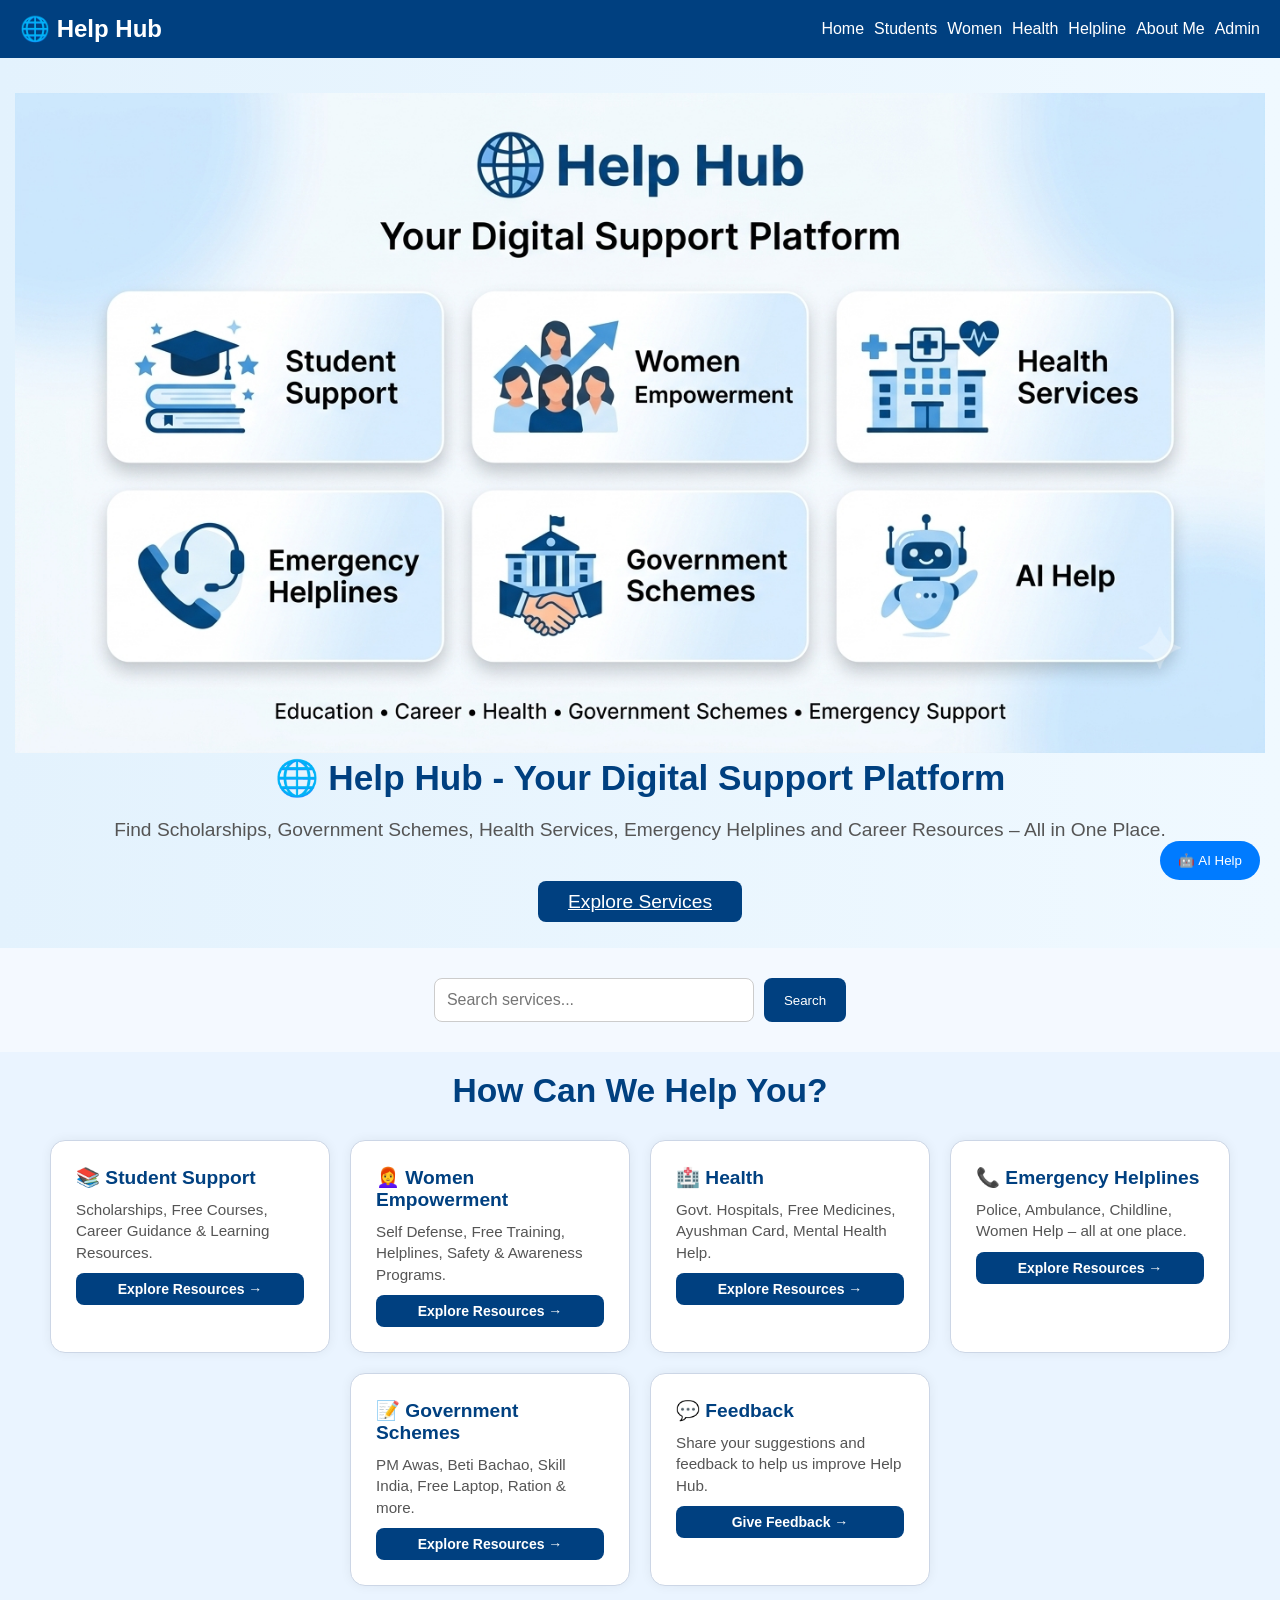
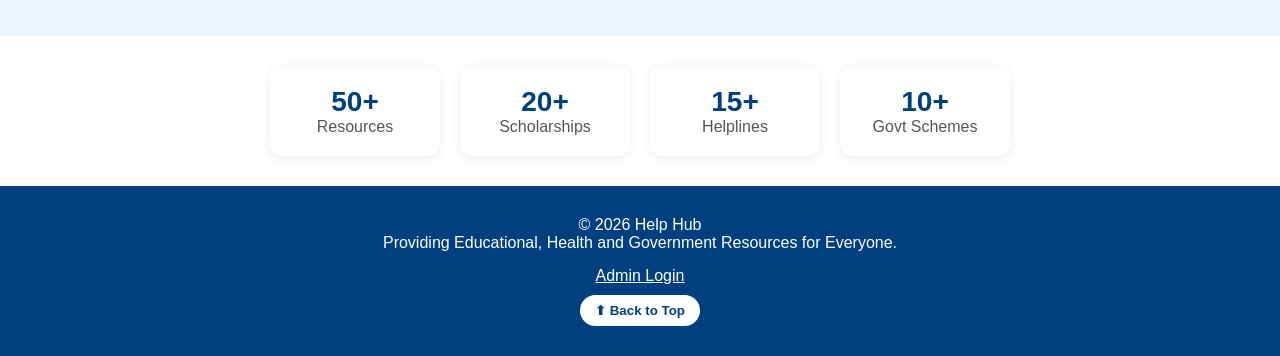
<file: index.html>
<!DOCTYPE html>
<html lang="en">
<head>
  <meta charset="UTF-8" />
  <meta name="viewport" content="width=device-width, initial-scale=1.0" />
  <title>All in One Help</title>
  

  <!-- Favicon -->
  <link rel="icon" href="https://cdn-icons-png.flaticon.com/512/535/535239.png" type="image/png">

  <!-- Meta Description -->
  <meta name="description" content="🌐 SahyogSetu – A unique all-in-one help platform! 🚀 Students, Women, Hospitals & Everyone ke liye ek trusted jagah. यहां आपको मिलेगा: शिक्षा, सुरक्षा, स्वास्थ्य और सपोर्ट ek hi portal par. 💡">

  <!-- Open Graph / Facebook -->
  <meta property="og:title" content="SahyogSetu - Aapka Help & Support Portal">
  <meta property="og:description" content="🌐 Ek hi jagah par Students, Women aur Patients ke liye full help system. शिक्षा से लेकर स्वास्थ्य तक सबकुछ free & trusted! 🚀">
<meta property="og:image" content="https://rekhayogiaidws.github.io/help-hub-/banner.png">
<meta name="twitter:image" content="https://rekhayogiaidws.github.io/help-hub-/banner.png">
  <meta property="og:url" content="https://rekhayogiaidws.github.io/help-hub-/">
  <meta property="og:type" content="website">

  <!-- Twitter -->
  <meta name="twitter:card" content="summary_large_image">
  <meta name="twitter:title" content="SahyogSetu - Aapka Help & Support Portal">
  <meta name="twitter:description" content="🌐 Education, Health, Women Safety & More – सबकुछ ek trusted platform par. 🚀">
  

  <link rel="stylesheet" href="style.css" />
<script src="script.js" defer></script>
</head>
<body>
  <header class="navbar">
    <div class="logo">🌐 Help Hub</div>
    <div class="menu-toggle" onclick="toggleMenu()">☰</div>
    <nav id="nav-links">
      <a href="index.html">Home</a>
      <a href="student.html" target="_self">Students</a>
      <a href="women.html" target="_self">Women </a>
      <a href="hospital.html" target="_self">Health</a>
      <a href="help.html" target="_self">Helpline</a>
      <a href="about.html">About Me</a>
      <a href="login.html">Admin</a>
    </nav>
  </header>

  <section class="hero">
    <img src="banner.png" alt="Help Hub Banner" width="100%">
    <h1>🌐 Help Hub - Your Digital Support Platform</h1>

<p>
  Find Scholarships, Government Schemes, Health Services,
  Emergency Helplines and Career Resources – All in One Place.
</p>
    <div class="hero-buttons">
      <a href="#cards" >Explore Services</a>
      
    </div>
  </section>
  <div class="search-box">
  <input
type="text"
id="searchInput"
placeholder="Search services..."
onkeyup="searchContent()">

  <button onclick="searchContent()">
    Search
  </button>
</div>
<div id="recentVisit"></div>

  <section class="services">
    <h2>How Can We Help You?</h2>
    <div class="cards" id="cards">
      
      <div class="card">
        <h3>📚 Student Support</h3>
        <p>Scholarships, Free Courses, Career Guidance & Learning Resources.
          <h1> 
          <a href="student.html" target="_self" class="diva"onclick="saveVisit('Student Support')">Explore Resources →</a></h1>
        </p>
      </div>
      <div class="card">
        <h3>👩‍🦰 Women Empowerment</h3>
        <p>Self Defense, Free Training, Helplines, Safety & Awareness Programs.
            <h1> 
          <a href="women.html"  target="_self" class="diva"onclick="saveVisit('Women Support')">Explore Resources →</a></h1>
        </p>
      </div>
      <div class="card">
        <h3>🏥 Health </h3>
        <p>Govt. Hospitals, Free Medicines, Ayushman Card, Mental Health Help.
            <h1> 
          <a href="hospital.html" target="_self" class="diva"onclick="saveVisit('Health Services')">Explore Resources →</a></h1>
        </p>
      </div>
      <div class="card">
        <h3>📞 Emergency Helplines</h3>
        <p>Police, Ambulance, Childline, Women Help – all at one place.
            <h1> 
          <a href="help.html" target="_self" class="diva"onclick="saveVisit('Emergency Helplines')">Explore Resources →</a></h1>
        </p>
      </div>
      <div class="card">
        <h3>📝 Government Schemes</h3>
        <p>PM Awas, Beti Bachao, Skill India, Free Laptop, Ration & more.
       <h1> 
          <a href="government.html" target="_self" class="diva"onclick="saveVisit('Government Schemes')">Explore Resources →</a></h1>    
        </p>
      </div>
      <div class="card">
  <h3>💬 Feedback</h3>
  <p>
    Share your suggestions and feedback to help us improve Help Hub.
  </p>
  <h1>
    <a href="feedback.html" class="diva">Give Feedback →</a>
  
  </h1>
</div>
    </div>
  </section>
<section class="stats">

  <div class="stat-box">
    <h2>50+</h2>
    <p>Resources</p>
  </div>

  <div class="stat-box">
    <h2>20+</h2>
    <p>Scholarships</p>
  </div>

  <div class="stat-box">
    <h2>15+</h2>
    <p>Helplines</p>
  </div>

  <div class="stat-box">
    <h2>10+</h2>
    <p>Govt Schemes</p>
  </div>

</section>
  <footer>
  
  <p>© 2026 Help Hub</p>
  
  <p>
    Providing Educational, Health and Government Resources
    for Everyone.
  </p>
  <p style="margin-top:15px;">
  <a href="login.html" style="color:white; text-decoration:underline;">
    Admin Login
  </a>
</p>
  <button onclick="scrollToTop()">
    ⬆ Back to Top
  </button>
  
</footer>
<!-- AI Chat Button -->
<button id="chatBtn">🤖 AI Help</button>

<!-- Chat Box -->
<div id="chatBox" class="hidden">
  <div class="chat-header">
    🤖 Help Hub AI
    <span id="closeChat">✖</span>
  </div>

  <div id="messages">
    <div class="bot">
      👋 Hello! Welcome to Help Hub.<br>
      Ask me anything.
    </div>
  </div>

  <input
    type="text"
    id="userInput"
    placeholder="Type your question..."
  >

  <button id="sendBtn">Send</button>
</div>
<script src="chatbot.js"></script>
</body>
</html>
</file>
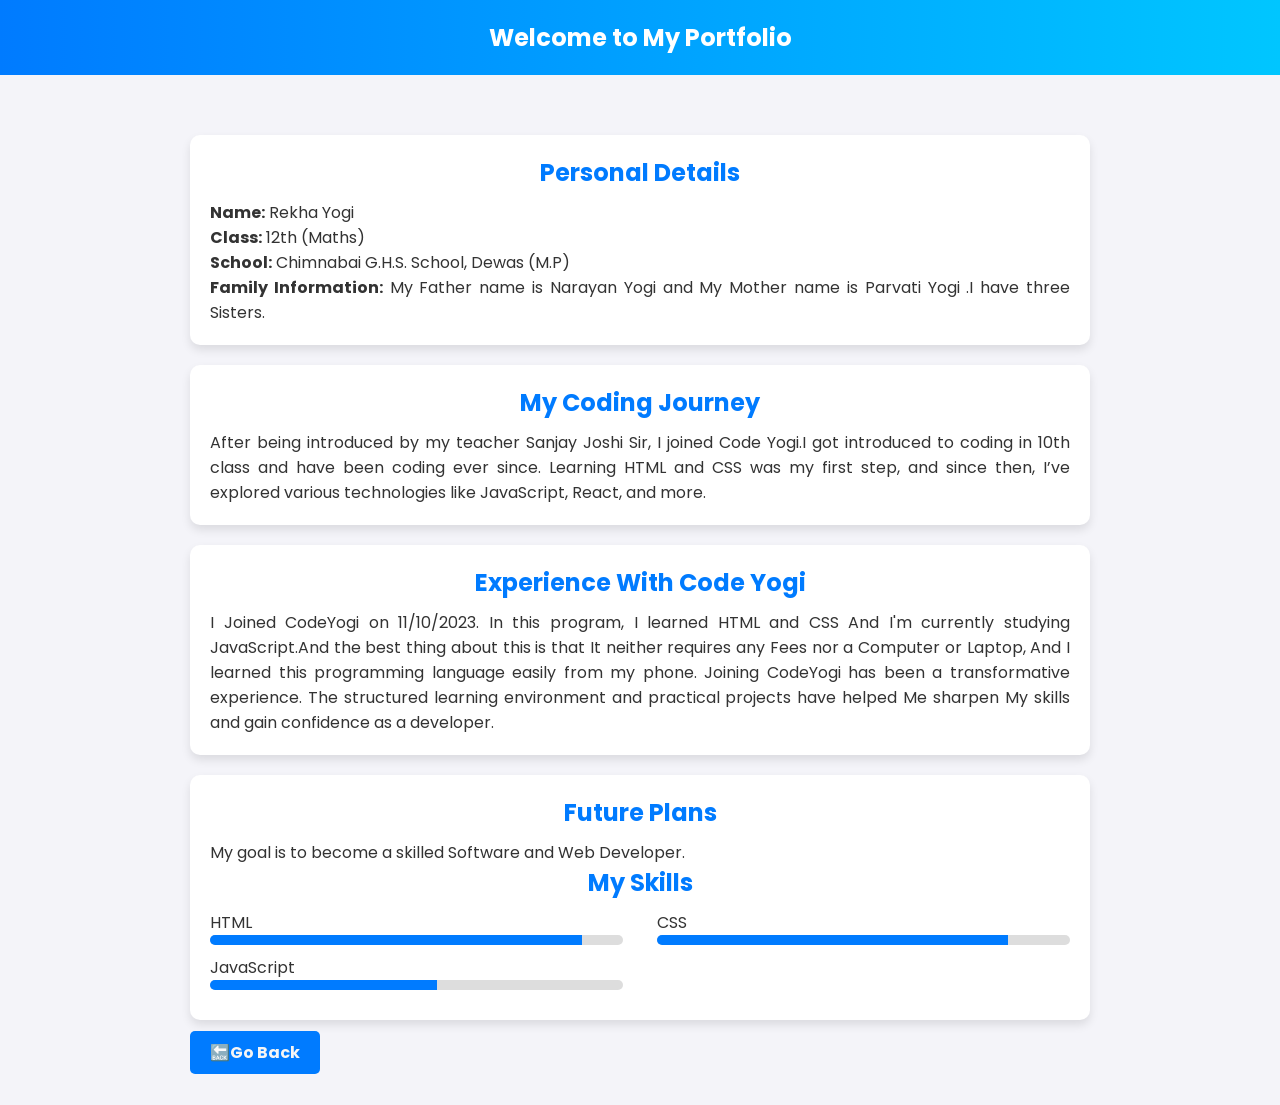
<file: about.html>
<html lang="en">
<head>
    <meta charset="UTF-8">
    <meta name="viewport" content="width=device-width, initial-scale=1.0">
    <title>About Me</title>
    <link href="https://fonts.googleapis.com/css2?family=Poppins:wght@300;400;600&display=swap" rel="stylesheet">
    <style>
        * {
            margin: 0;
            padding: 0;
            box-sizing: border-box;
            font-family: 'Poppins', sans-serif;
            scroll-behavior: smooth;
        }
        #d{
    background-color:#007bff ;
    color: whitesmoke;
    padding: 10px 20px;
    text-decoration: none;
    font-weight: bold;
    border-radius: 5px;
}
        body {
            background: #f4f4f9;
            color: #333;
        }
        header {
            background: linear-gradient(to right, #007bff, #00c6ff);
            padding: 20px;
            text-align: center;
            color: white;
            font-size: 24px;
            font-weight: bold;
            position: sticky;
            top: 0;
            z-index: 1000;
        }
        .nav {
            text-align: center;
            margin: 20px 0;
        }
        .nav a {
            text-decoration: none;
            background: #007bff;
            color: white;
            padding: 10px 15px;
            border-radius: 5px;
            transition: background 0.3s;
            margin: 5px;
            display: inline-block;
        }
        .nav a:hover {
            background: #0056b3;
        }
        .container {
            width: 90%;
            max-width: 900px;
            margin: auto;
            padding: 40px 0;
        }
        .section {
            background: white;
            padding: 20px;
            margin: 20px 0;
            border-radius: 10px;
            box-shadow: 0px 5px 10px rgba(0, 0, 0, 0.1);
            transition: transform 0.3s ease-in-out, box-shadow 0.3s ease-in-out;
        }
        .section:hover {
            transform: translateY(-5px);
            box-shadow: 0px 8px 20px rgba(0, 0, 0, 0.15);
        }
        h1, h2 {
            color: #007bff;
            text-align: center;
            margin-bottom: 10px;
        }
        p {
            text-align: justify;
        }
        .skills {
            display: flex;
            flex-wrap: wrap;
            justify-content: space-between;
        }
        .skill {
            width: 48%;
            margin-bottom: 10px;
        }
        .progress-bar {
            height: 10px;
            background: #ddd;
            border-radius: 5px;
            overflow: hidden;
        }
        .progress {
            height: 100%;
            background: #007bff;
            width: 0;
            transition: width 1s ease-in-out;
        }
    </style>
</head>
<body>

    <header>
        Welcome to My Portfolio
    </header>

    <div class="container">
       
        <div id="about" class="section">
            <h2>Personal Details</h2>
            <p><strong>Name:</strong> Rekha Yogi</p>
            <p><strong>Class:</strong> 12th (Maths)</p>
            <p><strong>School:</strong> Chimnabai G.H.S. School, Dewas (M.P)</p>
            <p><strong>Family Information:</strong>
              My Father name is Narayan Yogi and My Mother name is Parvati Yogi .I have three Sisters.</p>
        </div>

        <div id="experience" class="section">
            <h2>My Coding Journey</h2>
            <p>After being introduced by my teacher Sanjay Joshi Sir, I joined Code Yogi.I got introduced to coding in 10th class and have been coding ever since. Learning HTML and CSS was my first step, and since then, I’ve explored various technologies like JavaScript, React, and more. </p>
        </div>
         <div id="experience" class="section">
        <h2>Experience With Code Yogi</h2>
            <p>I Joined CodeYogi on 11/10/2023. In this program, I learned HTML and CSS And I'm currently studying JavaScript.And the best thing about this is that It neither requires any Fees nor a Computer or Laptop, And I learned this programming language easily from my phone. Joining CodeYogi has been a transformative experience. The structured learning environment and practical projects have helped Me sharpen My skills and gain confidence as a developer.</p>
         </div>
        <div id="skills" class="section">
               <h2>Future Plans</h2>
            <p>My goal is to become a skilled Software and Web Developer.</p>
            <h2>My Skills</h2>
            <div class="skills">
                <div class="skill">
                    <p>HTML</p>
                    <div class="progress-bar"><div class="progress" style="width: 90%;"></div></div>
                </div>
                <div class="skill">
                    <p>CSS</p>
                    <div class="progress-bar"><div class="progress" style="width: 85%;"></div></div>
                </div>
                <div class="skill">
                    <p>JavaScript</p>
                    <div class="progress-bar"><div class="progress" style="width: 55%;"></div></div>
                </div>
               
                </div>
            
            </div>
        <a id="d" href="index.html" > 🔙Go Back</a>
        </div>

      
    </div>


    <script>
        // जब पेज लोड होगा, तब प्रोग्रेस बार एनीमेट होगा
        window.addEventListener("load", () => {
            document.querySelectorAll(".progress").forEach(progress => {
                progress.style.width = progress.getAttribute("style").split(":")[1];
            });
        });
    </script>

</body>
</html>
</file>
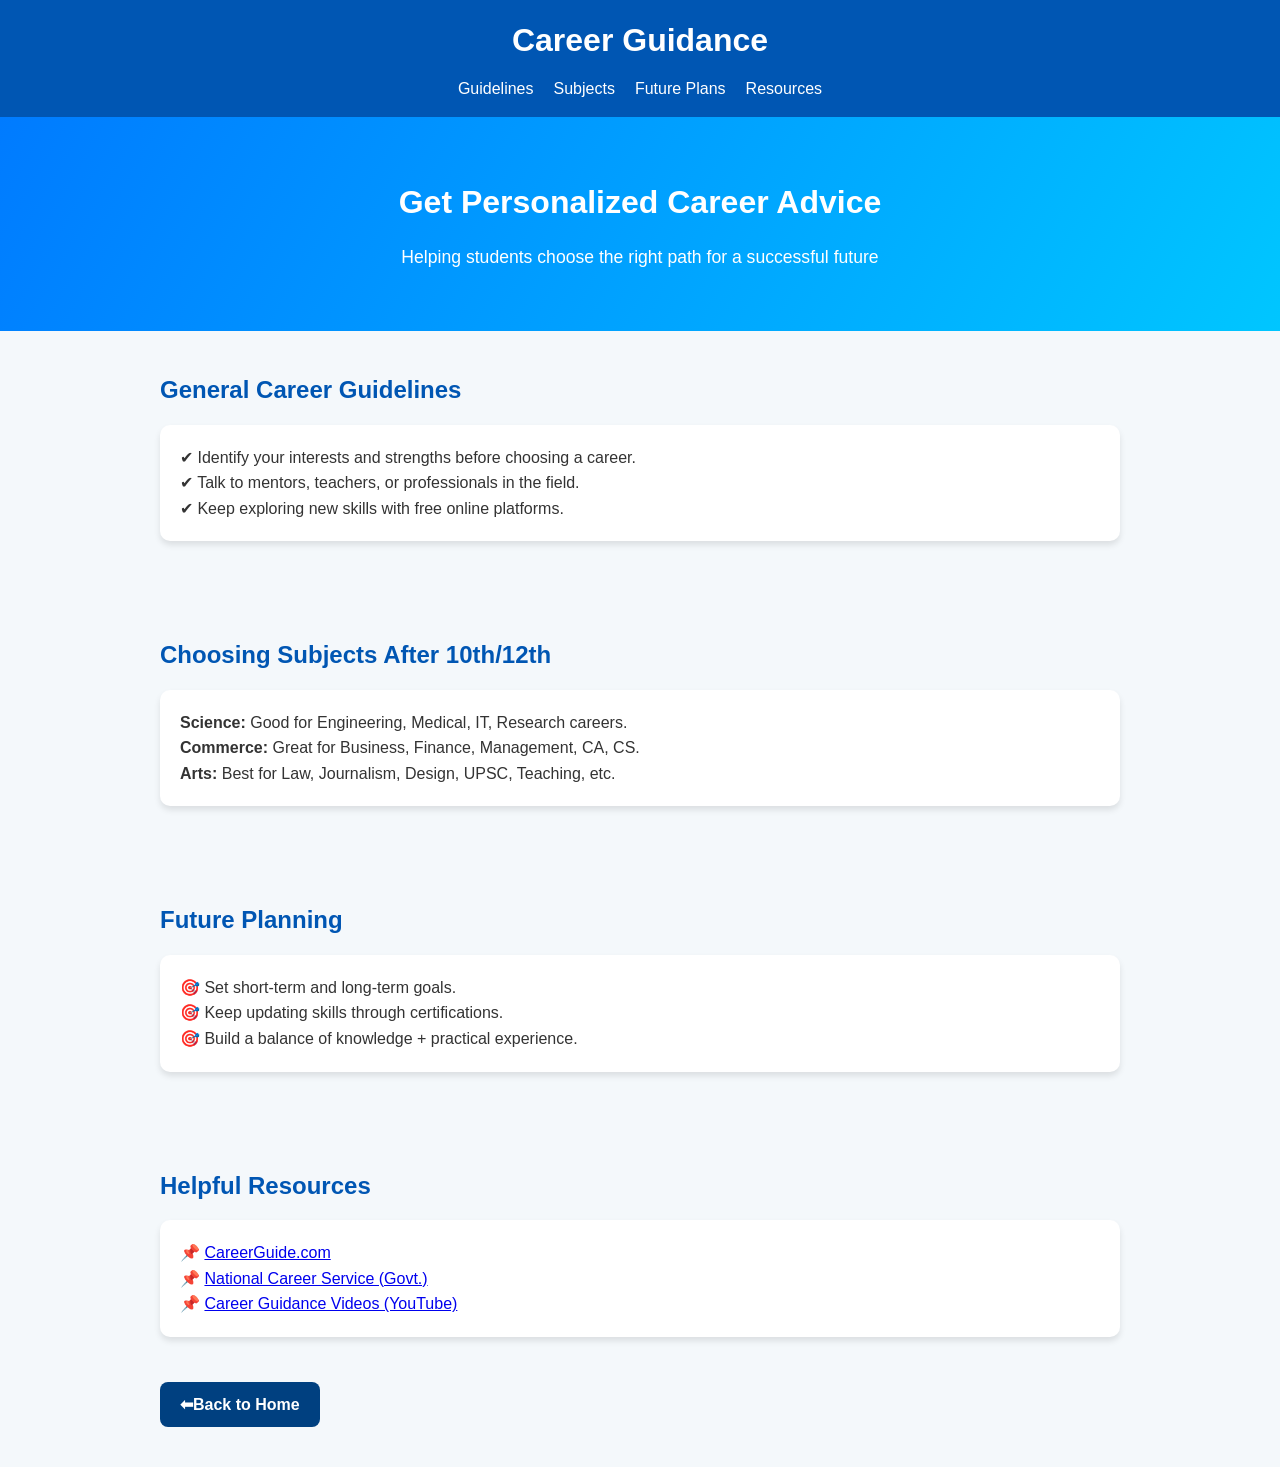
<file: career.html>
<!DOCTYPE html>
<html lang="en">
<head>
  <meta charset="UTF-8">
  <meta name="viewport" content="width=device-width, initial-scale=1.0">
  <title>Career Guidance</title>
  <style>
    * { margin: 0; padding: 0; box-sizing: border-box; }
    body {
      font-family: "Segoe UI", sans-serif;
      line-height: 1.6;
      background: #f4f8fb;
      color: #333;
    }

    /* Header */
    header {
      background: #0056b3;
      color: white;
      padding: 15px;
      position: sticky;
      top: 0;
      z-index: 1000;
    }

    .back-btn {
      display: inline-block;
      margin-top: 30px;
      padding: 10px 20px;
      background-color: #004080;
      color: white;
      text-decoration: none;
      border-radius: 8px;
      font-weight: bold;
      transition: 0.3s ease;
    }

    .back-btn:hover {
      background-color: #e56f1f;
    }

    header h1 {
      text-align: center;
      margin-bottom: 10px;
    }

    nav {
      display: flex;
      justify-content: center;
      gap: 20px;
      flex-wrap: wrap;
    }

    nav a {
      color: white;
      text-decoration: none;
      font-weight: 500;
    }
    nav a:hover { text-decoration: underline; }

    /* Hamburger button */
    .menu-toggle {
      display: none;
      font-size: 1.8rem;
      background: none;
      border: none;
      color: white;
      cursor: pointer;
    }

    /* Hero */
    .hero {
      text-align: center;
      padding: 60px 20px;
      background: linear-gradient(120deg, #007bff, #00c6ff);
      color: white;
    }
    .hero h1 { font-size: 2rem; margin-bottom: 15px; }
    .hero p { font-size: 1.1rem; }

    /* Sections */
    section {
      padding: 40px 20px;
      max-width: 1000px;
      margin: auto;
    }
    section h2 { margin-bottom: 15px; color: #0056b3; }

    .card {
      background: white;
      padding: 20px;
      margin: 15px 0;
      border-radius: 10px;
      box-shadow: 0 4px 6px rgba(0,0,0,0.1);
    }

    /* Footer */
    

    /* Responsive */
    @media(max-width: 700px) {
      nav {
        display: none; /* by default hidden on small screens */
        flex-direction: column;
        align-items: center;
        background: #004080;
        padding: 10px;
      }
      nav.show {
        display: flex; /* visible only when toggled */
      }
      .menu-toggle {
        display: block;
        position: absolute;
        top: 15px;
        right: 20px;
      }
    }
  </style>
</head>
<body>
  <!-- Header -->
  <header>
    <h1>Career Guidance</h1>
    <button class="menu-toggle" onclick="toggleMenu()">☰</button>
    <nav id="navbar">
      <a href="#guidelines">Guidelines</a>
      <a href="#subjects">Subjects</a>
      <a href="#future">Future Plans</a>
      <a href="#resources">Resources</a>
      
    </nav>
  </header>

  <!-- Hero -->
  <div class="hero">
    <h1>Get Personalized Career Advice</h1>
    <p>Helping students choose the right path for a successful future</p>
  </div>

  <!-- Guidelines Section -->
  <section id="guidelines">
    <h2>General Career Guidelines</h2>
    <div class="card">
      <p>✔ Identify your interests and strengths before choosing a career.</p>
      <p>✔ Talk to mentors, teachers, or professionals in the field.</p>
      <p>✔ Keep exploring new skills with free online platforms.</p>
    </div>
  </section>

  <!-- Subjects Section -->
  <section id="subjects">
    <h2>Choosing Subjects After 10th/12th</h2>
    <div class="card">
      <p><b>Science:</b> Good for Engineering, Medical, IT, Research careers.</p>
      <p><b>Commerce:</b> Great for Business, Finance, Management, CA, CS.</p>
      <p><b>Arts:</b> Best for Law, Journalism, Design, UPSC, Teaching, etc.</p>
    </div>
  </section>

  <!-- Future Plans Section -->
  <section id="future">
    <h2>Future Planning</h2>
    <div class="card">
      <p>🎯 Set short-term and long-term goals.</p>
      <p>🎯 Keep updating skills through certifications.</p>
      <p>🎯 Build a balance of knowledge + practical experience.</p>
    </div>
  </section>

  <!-- Resources Section -->
  <section id="resources">
    <h2>Helpful Resources</h2>
    <div class="card">
      <p>📌 <a href="https://www.careerguide.com" target="_blank">CareerGuide.com</a></p>
      <p>📌 <a href="https://www.ncs.gov.in" target="_blank">National Career Service (Govt.)</a></p>
      <p>📌 <a href="https://www.youtube.com/results?search_query=career+guidance" target="_blank">Career Guidance Videos (YouTube)</a></p>
    </div>
    <a href="index.html" class="back-btn">⬅Back to Home</a>
  </div>
  </section>

  <script>
    function toggleMenu() {
      document.getElementById("navbar").classList.toggle("show");
    }
  </script>
</body>
</html>
</file>
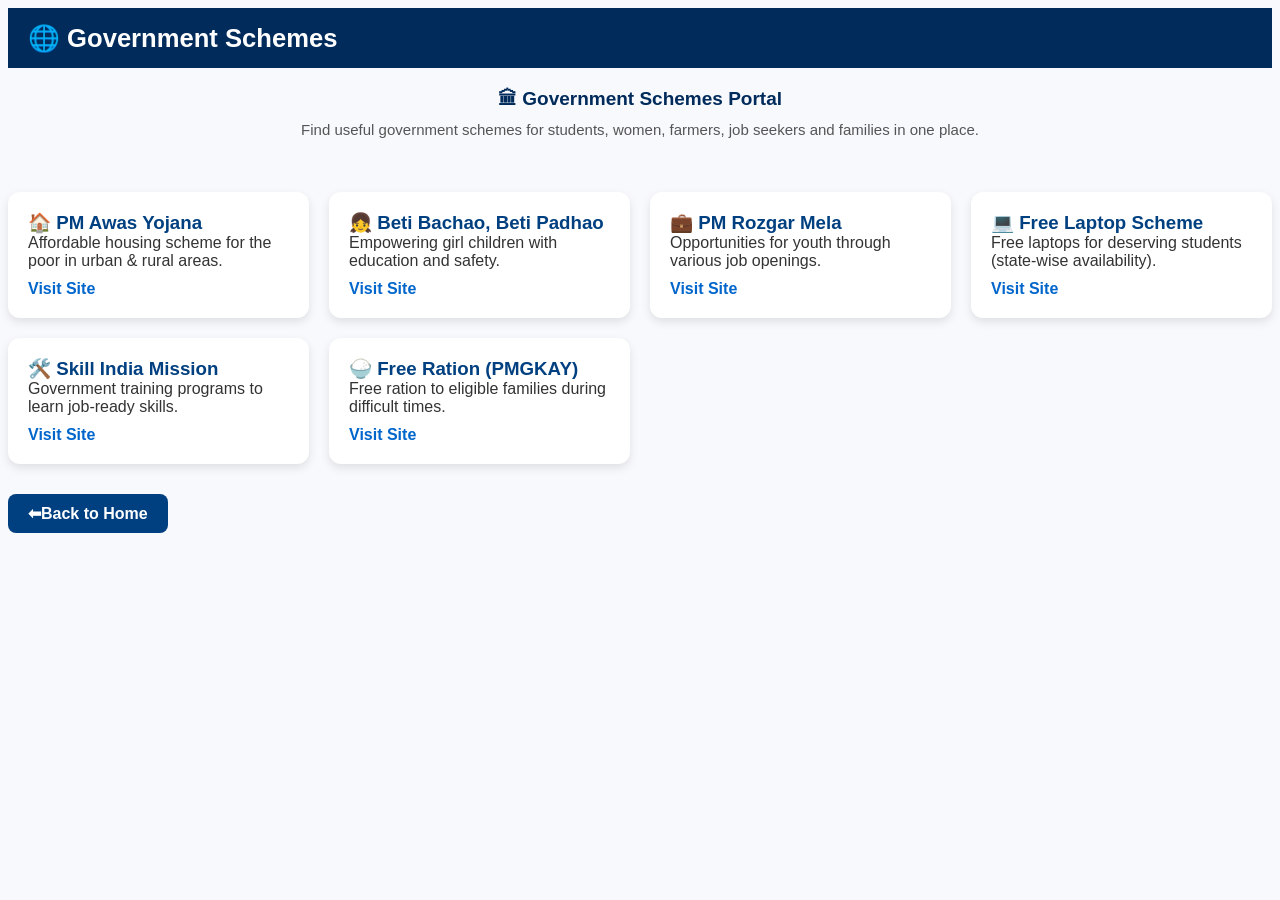
<file: government.html>
<!DOCTYPE html>
<html lang="en">
<head>
  <meta charset="UTF-8">
  <meta name="viewport" content="width=device-width, initial-scale=1">
  <title>Government Schemes - Help Hub</title>
  <link rel="stylesheet" href="style.css">

  <style>
    body {
      margin: 0;
      font-family: 'Segoe UI', sans-serif;
      background-color: #f7f9fc;
      padding:8px;
    }
  .back-btn {
      display: inline-block;
      margin-top: 30px;
      padding: 10px 20px;
      background-color: #004080;
      color: white;
      text-decoration: none;
      border-radius: 8px;
      font-weight: bold;
      transition: 0.3s ease;
    }

    header {
      background-color: #002b5b;
      color: white;
      padding: 15px 20px;
      display: flex;
      justify-content: space-between;
      align-items: center;
      flex-wrap: wrap;
    }
    .logo {
      font-size: 1.6em;
      font-weight: bold;
    }
    nav {
      display: flex;
      flex-wrap: wrap;
      gap: 15px;
    }
    nav a {
      color: white;
      text-decoration: none;
      font-weight: 500;
    }
    .page-section {
      padding: 20px 16px;
      text-align: center;
    }
    .page-section h2 {
      color: #002b5b;
      margin-bottom: 8px;
      font-size:19px;
    }
    .info-cards {
      display: grid;
      grid-template-columns: repeat(auto-fit, minmax(280px, 1fr));
      gap: 20px;
      margin-top: 30px;
    }
    .info-card {
      background-color: white;
      padding: 20px;
      border-radius: 12px;
      box-shadow: 0 4px 10px rgba(0,0,0,0.1);
      text-align: left;
      transition: transform 0.3s ease;
    }
    .info-card:hover {
      transform: translateY(-5px);
    }
    .info-card h3 {
      color: #004080;
    }
    .info-card a {
      display: inline-block;
      margin-top: 10px;
      color: #0066cc;
      font-weight: 600;
      text-decoration: none;
    }
    .page-section p{
  color:#555;
  font-size:15px;
  line-height:1.6;
}
    footer a {
      color: #f2f2f2;
      margin: 0 10px;
      text-decoration: none;
    }

    @media (max-width: 600px) {
      nav {
        flex-direction: column;
        align-items: center;
        gap: 10px;
        margin-top: 10px;
      }
    }
  </style>
</head>
<body>

  <header>
    <div class="logo">🌐 Government Schemes</div>
   
  </header>

 <section class="page-section">
  <h2>🏛 Government Schemes Portal</h2>
  <p>
    Find useful government schemes for students, women, farmers,
    job seekers and families in one place.
  </p>
</section>
    

    <div class="info-cards">
      <div class="info-card">
        <h3>🏠 PM Awas Yojana</h3>
        <p>Affordable housing scheme for the poor in urban & rural areas.</p>
        <a href="https://pmaymis.gov.in/" target="_blank">Visit Site</a>
      </div>
      <div class="info-card">
        <h3>👧 Beti Bachao, Beti Padhao</h3>
        <p>Empowering girl children with education and safety.</p>
        <a href="https://wcd.nic.in/" target="_blank">Visit Site</a>
      </div>
      <div class="info-card">
        <h3>💼 PM Rozgar Mela</h3>
        <p>Opportunities for youth through various job openings.</p>
        <a href="https://www.ncs.gov.in/" target="_blank">Visit Site</a>
      </div>
      <div class="info-card">
        <h3>💻 Free Laptop Scheme</h3>
        <p>Free laptops for deserving students (state-wise availability).</p>
        <a href="https://scholarships.gov.in/" target="_blank">Visit Site</a>
      </div>
      <div class="info-card">
        <h3>🛠️ Skill India Mission</h3>
        <p>Government training programs to learn job-ready skills.</p>
        <a href="https://www.skillindia.gov.in/" target="_blank">Visit Site</a>
      </div>
      <div class="info-card">
        <h3>🍚 Free Ration (PMGKAY)</h3>
        <p>Free ration to eligible families during difficult times.</p>
        <a href="https://dfpd.gov.in/" target="_blank">Visit Site</a>
      </div>
    </div>
     </div>

    <a href="index.html" class="back-btn">⬅Back to Home</a>
  </div>
  </section>

 

</body>
</html>
</file>
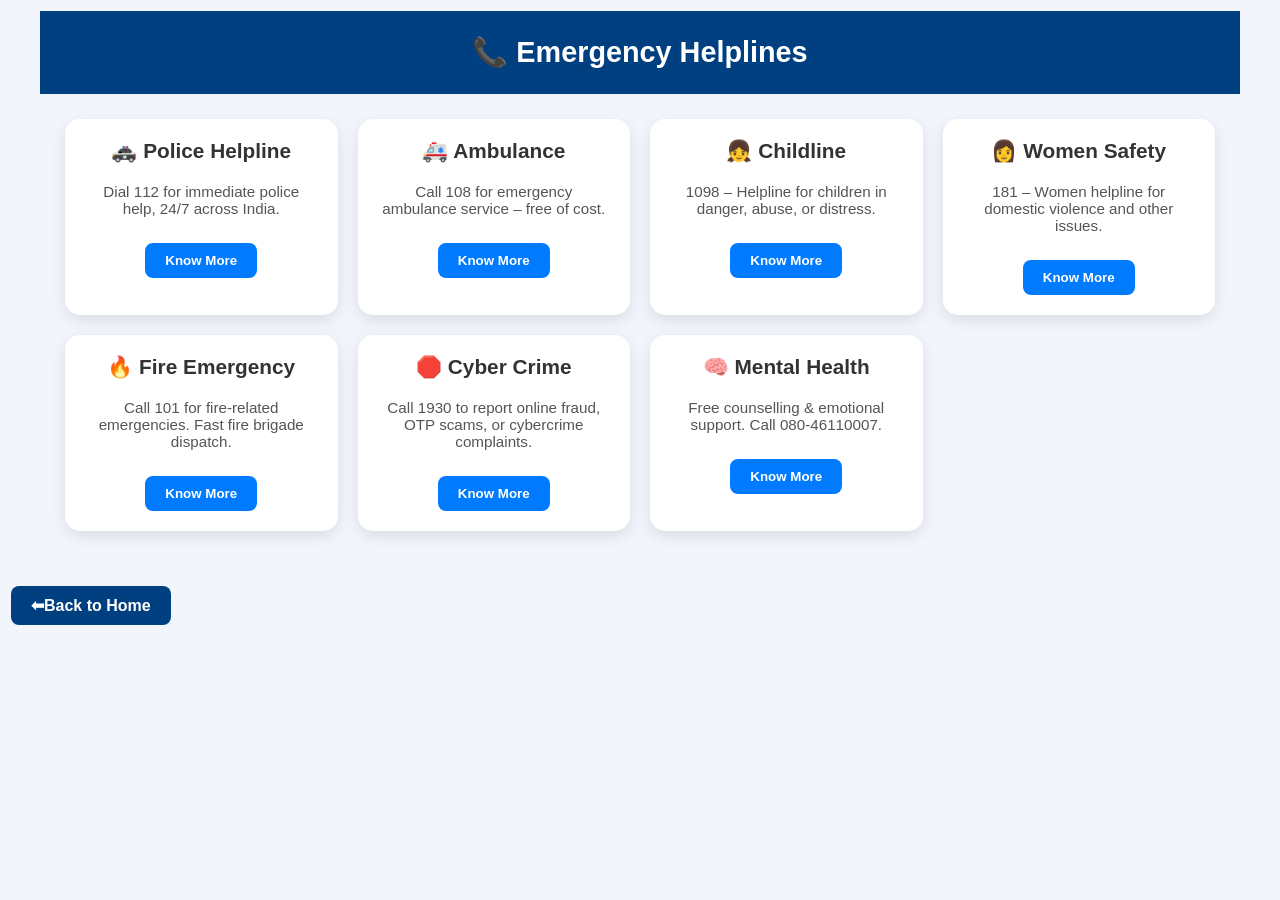
<file: help.html>
<!DOCTYPE html>
<html lang="en">
<head>
  <meta charset="UTF-8" />
  <meta name="viewport" content="width=device-width, initial-scale=1.0" />
  <title>Emergency Helplines</title>
  <style>
    body {
      font-family: 'Segoe UI', sans-serif;
      background: #f2f6fc;
      margin: 0;
      padding: 11px;
    }

    .container {
      max-width: 1200px;
      margin: auto;
    }

    .grid {
      display: grid;
      grid-template-columns: repeat(auto-fit, minmax(260px, 1fr));
      gap: 20px;
      margin:25px;
    }

    .card {
      background: #fff;
      border-radius: 15px;
      box-shadow: 0 5px 15px rgba(0, 0, 0, 0.1);
      padding: 20px;
      text-align: center;
      transition: transform 0.3s;
    }

    .card:hover {
      transform: translateY(-5px);
    }

    .card h3 {
      margin-top: 0;
      font-size: 1.3rem;
      color: #333;
    }

    .card p {
      color: #555;
      font-size: 0.95rem;
    }
.back-btn {
      display: inline-block;
      margin-top: 30px;
      padding: 10px 20px;
      background-color: #004080;
      color: white;
      text-decoration: none;
      border-radius: 8px;
      font-weight: bold;
      transition: 0.3s ease;
    }

    .back-btn:hover {
      background-color: #e56f1f;
    }

    .diva {
      background: #007bff;
      color: white;
      padding: 10px 20px;
      border: none;
      border-radius: 8px;
      margin-top: 10px;
      cursor: pointer;
      font-weight: bold;
      transition: 0.3s ease;
    }

    .diva:hover {
      background: #0056b3;
    }

    /* Modal Overlay */
    .modal {
      display: none;
      position: fixed;
      z-index: 1000;
      left: 0;
      top: 0;
      width: 100%;
      height: 100%;
      background-color: rgba(0, 0, 0, 0.6);
    }

    /* Modal Content */
    .modal-content {
      background: linear-gradient(145deg, #ffffff, #f0f0f0);
      color: #222;
      border-radius: 15px;
      padding: 25px;
      max-width: 500px;
      width: 90%;
      margin: 10% auto;
      position: relative;
      box-shadow: 0 20px 40px rgba(0, 0, 0, 0.2);
      animation: scaleIn 0.4s ease;
    }

    @keyframes scaleIn {
      0% {
        transform: scale(0.7);
        opacity: 0;
      }
      100% {
        transform: scale(1);
        opacity: 1;
      }
    }

    .close {
      position: absolute;
      top: 10px;
      right: 15px;
      font-size: 28px;
      color: #ff4444;
      cursor: pointer;
    }

    ul {
      text-align: left;
      margin-top: 10px;
      padding-left: 20px;
    }

    @media (max-width: 600px) {
      .modal-content {
        margin-top: 30%;
      }
    }
  header { text-align: center;         padding: 5px;
   background-color:#004080; color: white; }
    header h1 { font-size: 1.8rem; }
  </style>
</head>
<body>
  <div class="container">
    
  <header>
    <h1>📞 Emergency Helplines</h1>
  </header>
    <div class="grid">
      <div class="card">
        <h3>🚓 Police Helpline</h3>
        <p>Dial 112 for immediate police help, 24/7 across India.</p>
        <button class="diva" onclick="openModal('police')">Know More</button>
      </div>

      <div class="card">
        <h3>🚑 Ambulance</h3>
        <p>Call 108 for emergency ambulance service – free of cost.</p>
        <button class="diva" onclick="openModal('ambulance')">Know More</button>
      </div>

      <div class="card">
        <h3>👧 Childline</h3>
        <p>1098 – Helpline for children in danger, abuse, or distress.</p>
        <button class="diva" onclick="openModal('child')">Know More</button>
      </div>

      <div class="card">
        <h3>👩 Women Safety</h3>
        <p>181 – Women helpline for domestic violence and other issues.</p>
        <button class="diva" onclick="openModal('women')">Know More</button>
      </div>
      <div class="card">
  <h3>🔥 Fire Emergency</h3>
  <p>Call 101 for fire-related emergencies. Fast fire brigade dispatch.</p>
  <button class="diva" onclick="openModal('fire')">Know More</button>
</div>

<div class="card">
  <h3>🛑 Cyber Crime</h3>
  <p>Call 1930 to report online fraud, OTP scams, or cybercrime complaints.</p>
  <button class="diva" onclick="openModal('cyber')">Know More</button>
</div>

<div class="card">
  <h3>🧠 Mental Health</h3>
  <p>Free counselling & emotional support. Call 080-46110007.</p>
  <button class="diva" onclick="openModal('mental')">Know More</button>
</div>
    </div>
  </div>

  <!-- Modal -->
  <div id="modal" class="modal">
    <div class="modal-content">
      <span class="close" onclick="closeModal()">&times;</span>
      <div id="modal-body"></div>
    </div>
  </div>
   </div>

    <a href="index.html" class="back-btn">⬅Back to Home</a>
  </div>

  <script>
    function openModal(type) {
      const modal = document.getElementById("modal");
      const modalBody = document.getElementById("modal-body");

      let content = "";

      switch (type) {
        case 'police':
          content = `
            <h2>🚓 Police Helpline (Dial 112)</h2>
            <p>Available 24/7 for any emergency – theft, violence, or threat.</p>
            <ul>
              <li>Nationwide single emergency number</li>
              <li>Connects to nearest police station</li>
              <li>Available on mobile or landline</li>
            </ul>`;
          break;

        case 'ambulance':
          content = `
            <h2>🚑 Ambulance Service (Dial 108)</h2>
            <p>Free ambulance for road accidents, medical emergencies.</p>
            <ul>
              <li>24x7 availability</li>
              <li>Operated by Government & NGOs</li>
              <li>Linked to emergency hospitals</li>
            </ul>`;
          break;

        case 'child':
          content = `
            <h2>👧 Childline (Dial 1098)</h2>
            <p>Emergency support for children facing abuse, neglect or trafficking.</p>
            <ul>
              <li>Available in all cities and towns</li>
              <li>Runs under Childline India Foundation</li>
              <li>Confidential & free service</li>
            </ul>`;
          break;

        case 'women':
          content = `
            <h2>👩 Women Helpline (Dial 181)</h2>
            <p>For women facing violence, abuse, harassment or needing legal help.</p>
            <ul>
              <li>Confidential & sensitive response</li>
              <li>Free counselling & rescue if needed</li>
              <li>Works across most Indian states</li>
            </ul>`;
          break;
      }
      

      modalBody.innerHTML = content;
      modal.style.display = "block";
    }

    function closeModal() {
      document.getElementById("modal").style.display = "none";
    }
  
  </script>
</body>
</html>
</file>
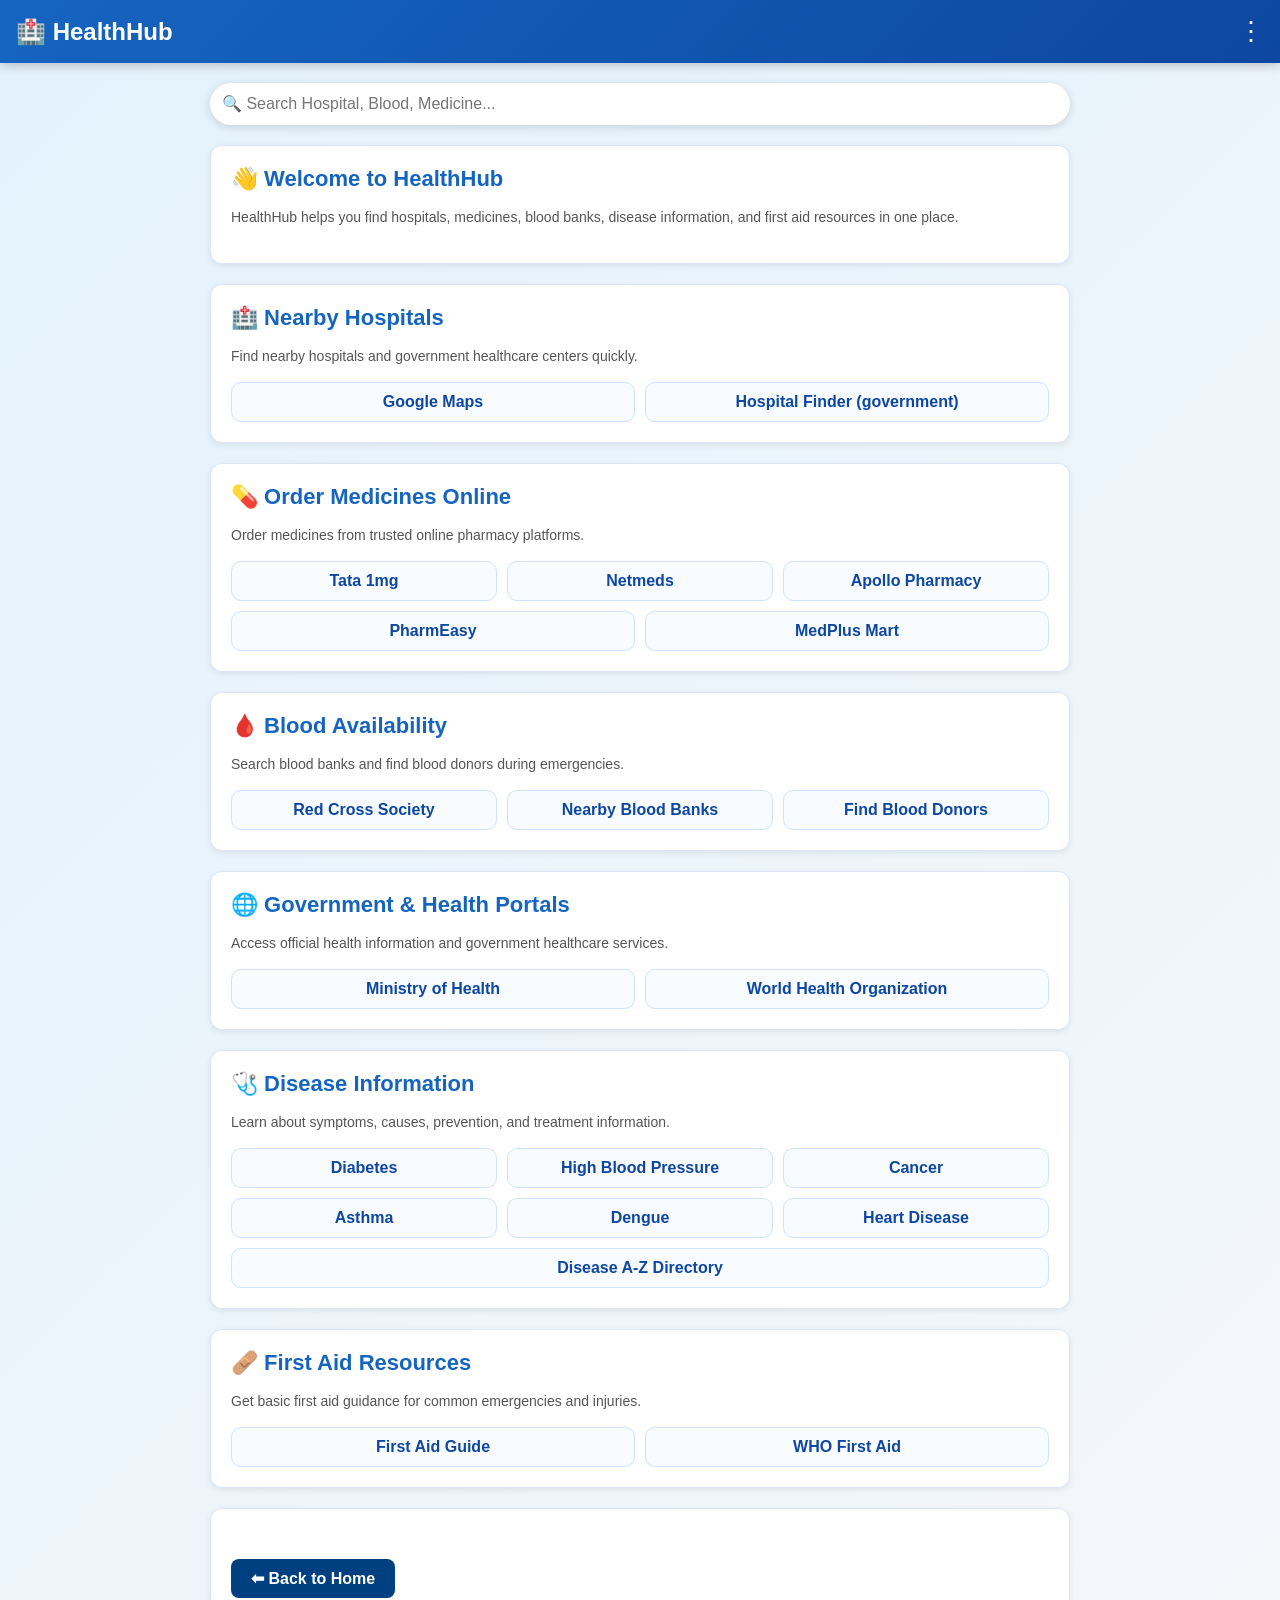
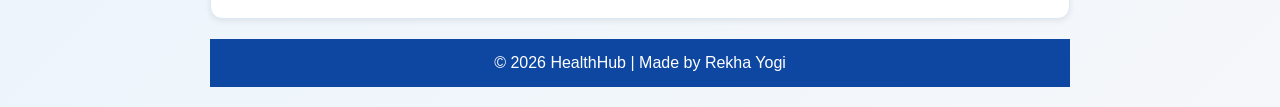
<file: hospital.html>
<!DOCTYPE html>
<html lang="en">
<head>
  <meta charset="UTF-8" />
  <meta name="viewport" content="width=device-width, initial-scale=1.0"/>
  <title>HealthHub - Hospital Support Portal</title>
  <style>
    * { margin: 0; padding: 0; box-sizing: border-box; }
    body {
      font-family: 'Segoe UI', sans-serif;
      background: linear-gradient(135deg, #e3f2fd, #f5f7fa);
color: #222;
    }

    /* Header */
    header {background: linear-gradient(135deg, #1565c0, #0d47a1);
  color: white;
  padding: 1rem;
  box-shadow: 0 3px 10px rgba(0,0,0,0.2);
      
      display: flex;
      justify-content: space-between;
      align-items: center;
      position: relative;
    }
section p{
  color:#555;
  font-size:14px;
  margin-bottom:15px;
  line-height:1.5;
}
    header h1 {
  font-size: 24px;
  font-weight: bold;
}

    /* 3-dot button */
    .menu-btn {
      font-size: 26px;
      cursor: pointer;
      user-select: none;
    }

    /* Nav hidden */
    nav {
      display: none;
      position: absolute;
      top: 60px;
      right: 10px;
      background: #0d47a1;
      border-radius: 8px;
      box-shadow: 0px 4px 10px rgba(0,0,0,0.2);
      overflow: hidden;
      z-index: 1000;
    }

    nav a {
      display: block;
      text-decoration: none;
      color: #fff;
      font-weight: 500;
      padding: 0.8rem 1.2rem;
      transition: background 0.3s;
    }

    nav a:hover {
      background: #1976d2;
    }

    nav.active {
      display: block;
      animation: fadeIn 0.3s ease-in-out;
    }

    @keyframes fadeIn {
      from {opacity: 0; transform: translateY(-10px);}
      to {opacity: 1; transform: translateY(0);}
    }

    /* Main */
    main {
      max-width: 900px;
margin: auto;
padding: 20px;
    }

    section {
  background: white;
  padding: 20px;
  margin-bottom: 20px;
  border-radius: 12px;
  border: 1px solid #dbe7f5;
  box-shadow: 0 2px 6px rgba(0, 0, 0, 0.08);
}

section:hover {
  transform: translateY(-3px);
}
    section h2 {
  color: #1565c0;
  margin-bottom: 15px;
  font-size: 22px;
}

    /* Link cards */
    ul.link-list {
      list-style: none;
      padding-left: 0;
      display: flex;
      flex-wrap: wrap;
      gap: 10px;
    }

    ul.link-list li {
      flex: 1 1 calc(33.33% - 15px);
      min-width: 200px;
    }

   ul.link-list li a {
  display: block;
  text-align: center;
  padding: 10px;
  border-radius: 10px;
  background: #f8fbff;
  border: 1px solid #cfe2ff;
  color: #0d47a1;
  font-weight: 700;
  text-decoration: none;
  transition: 0.2s;
}

ul.link-list li a:hover {
  background: #1565c0;
  color: white;
  transform: scale(1.03);
}

    #searchBox {
  width: 100%;
  padding: 12px;
  border: none;
  border-radius: 25px;
  font-size: 16px;
  box-shadow: 0 2px 10px rgba(0, 0, 0, 0.15);
  margin-bottom: 20px;
}
    html {
  scroll-behavior: smooth;
}
footer {
  background: #0d47a1;
  color: white;
  text-align: center;
  padding: 15px;
  margin-top: 20px;
}
.back-btn {
      display: inline-block;
      margin-top: 30px;
      padding: 10px 20px;
      background-color: #004080;
      color: white;
      text-decoration: none;
      border-radius: 8px;
      font-weight: bold;
      transition: 0.3s ease;
    }

    .back-btn:hover {
      background-color: #e56f1f;
    }

    @media(max-width: 600px) {
      ul.link-list {
        flex-direction: column;
      }
      ul.link-list li {
        flex: 1 1 100%;
      }
    }
  </style>
</head>
<body>

<header>
  <h1>🏥 HealthHub</h1>
  <div class="menu-btn" onclick="toggleMenu()">⋮</div>
  <nav id="navMenu">
    <a href="#hospitals">Hospitals</a>
    <a href="#medicines">Medicines</a>
    <a href="#blood">Blood</a>
    
    
    
<a href="#diseases">Diseases</a>
<a href="#firstaid">First Aid</a>

  </nav>
</header>

<main>
  <input type="text" id="searchBox" placeholder="🔍 Search Hospital, Blood, Medicine..." onkeyup="filterLinks()"/>
<section>
  <h2>👋 Welcome to HealthHub</h2>
  <p>
    HealthHub helps you find hospitals, medicines, blood banks,
    disease information, and first aid resources in one place.
  </p>
</section>
  <section id="hospitals">
    <h2>🏥 Nearby Hospitals</h2>
    <p>Find nearby hospitals and government healthcare centers quickly.</p>
    <ul class="link-list">
      <li><a href="https://www.google.com/maps/search/hospitals+near+me" target="_blank">Google Maps</a></li>
      <li>
  <a href="https://www.google.com/maps/search/hospitals+government+near+me" target="_blank">
    Hospital Finder (government)
  </a>
</li>
  
    </ul>
  </section>
  

  <section id="medicines">
    <h2>💊 Order Medicines Online</h2>
    <p>Order medicines from trusted online pharmacy platforms.</p>
    <ul class="link-list">
      <li><a href="https://www.1mg.com/" target="_blank">Tata 1mg</a></li>
      <li><a href="https://www.netmeds.com/" target="_blank">Netmeds</a></li>
      <li><a href="https://www.apollopharmacy.in/" target="_blank">Apollo Pharmacy</a></li>
      <li><a href="https://pharmeasy.in/" target="_blank">PharmEasy</a></li>
<li><a href="https://www.medplusmart.com/" target="_blank">MedPlus Mart</a></li>
    </ul>
  </section>

  <section id="blood">
    <h2>🩸 Blood Availability</h2>
    <p>Search blood banks and find blood donors during emergencies.</p>
    <ul class="link-list">
    
      <li><a href="https://indianredcross.org/" target="_blank">Red Cross Society</a></li><li>
  <a href="https://www.google.com/maps/search/blood+bank+near+me" target="_blank">
    Nearby Blood Banks
  </a>
</li>
<li><a href="https://www.friends2support.org/" target="_blank">Find Blood Donors</a></li>
    </ul>
  </section>

  

  <section id="websites">
    <h2>🌐 Government & Health Portals</h2>
    <p>Access official health information and government healthcare services.</p>
    <ul class="link-list">
      
      <li><a href="https://www.mohfw.gov.in/" target="_blank">Ministry of Health</a></li>
      <li><a href="https://www.who.int/" target="_blank">World Health Organization</a></li>
    </ul>
    </section>
    <section id="diseases">
  <h2>🩺 Disease Information</h2>
<p>Learn about symptoms, causes, prevention, and treatment information.</p>
  <ul class="link-list">
    <li><a href="https://medlineplus.gov/diabetes.html" target="_blank">Diabetes</a></li>
    <li><a href="https://medlineplus.gov/highbloodpressure.html" target="_blank">High Blood Pressure</a></li>
    <li><a href="https://medlineplus.gov/cancer.html" target="_blank">Cancer</a></li>
    <li><a href="https://medlineplus.gov/asthma.html" target="_blank">Asthma</a></li>
    <li><a href="https://medlineplus.gov/dengue.html" target="_blank">Dengue</a></li>
    <li><a href="https://medlineplus.gov/heartdiseases.html" target="_blank">Heart Disease</a></li> <li>
      <a href="https://medlineplus.gov/encyclopedia.html" target="_blank">
        Disease A-Z Directory
      </a>
    </li>
  </ul>
</section>
<section id="firstaid">
  <h2>🩹 First Aid Resources</h2>
<p>Get basic first aid guidance for common emergencies and injuries.</p>
  <ul class="link-list">
    <li><a href="https://www.redcross.org/get-help/how-to-prepare-for-emergencies/anatomy-of-a-first-aid-kit.html" target="_blank">First Aid Guide</a></li>

    <li><a href="https://www.who.int/health-topics/first-aid" target="_blank">WHO First Aid</a></li>
  </ul>
</section>
<section>
  <a href="index.html" class="back-btn">⬅ Back to Home</a>
</section>
  <footer>
  <p>© 2026 HealthHub | Made by Rekha Yogi</p>
</footer>
</main>

<script>
  function filterLinks() {
    const input = document.getElementById("searchBox").value.toLowerCase();
    const lists = document.querySelectorAll(".link-list li");
    lists.forEach(item => {
      const text = item.textContent.toLowerCase();
      item.style.display = text.includes(input) ? "block" : "none";
    });
  }

  function toggleMenu() {
    document.getElementById("navMenu").classList.toggle("active");
  }

  // बाहर क्लिक करने पर मेन्यू बंद
  document.addEventListener("click", function(e) {
    const menu = document.getElementById("navMenu");
    const btn = document.querySelector(".menu-btn");
    if (!menu.contains(e.target) && !btn.contains(e.target)) {
      menu.classList.remove("active");
    }
  });
</script>

</body>
</html>
</file>
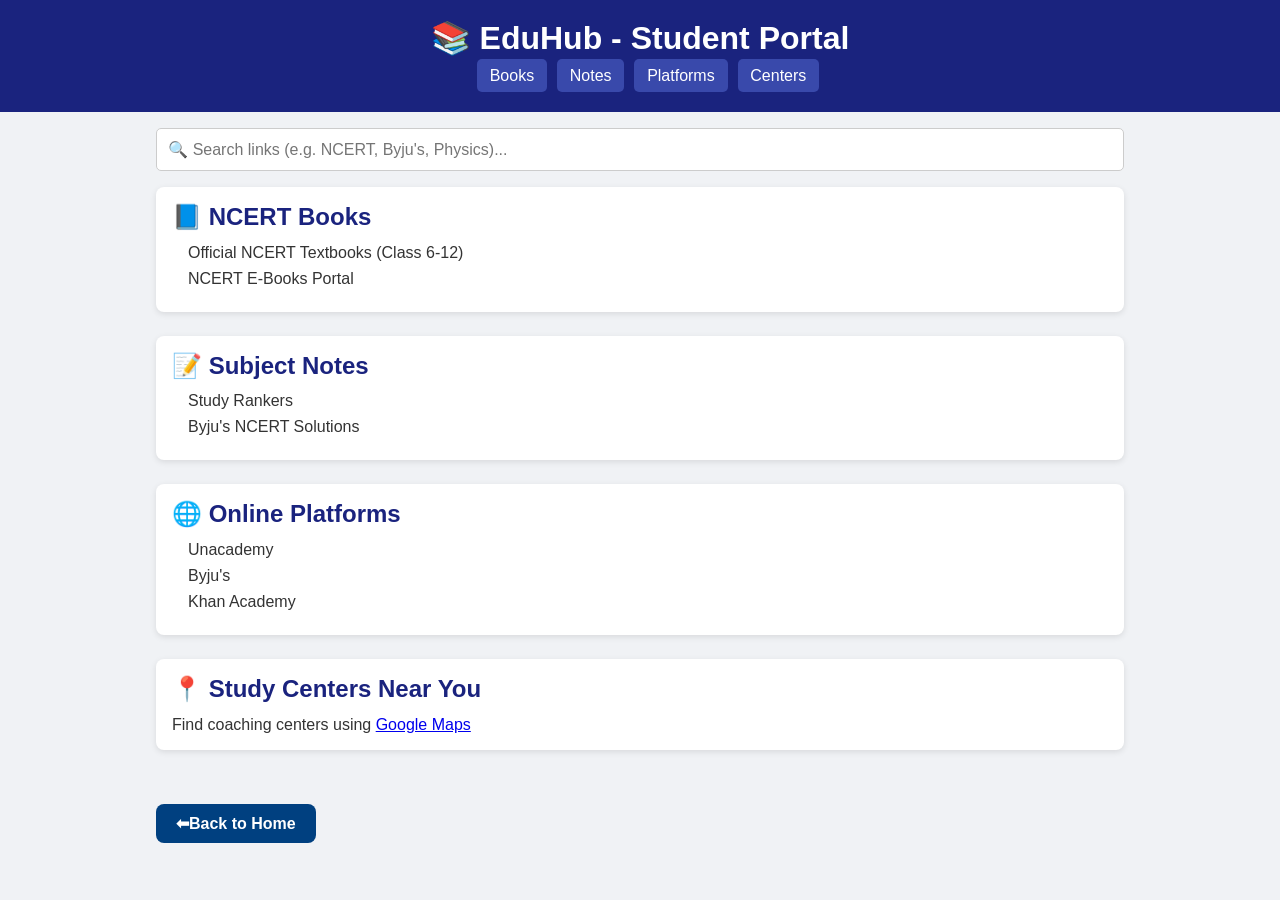
<file: learning.html>
<!DOCTYPE html>
<html lang="en">
<head>
  <meta charset="UTF-8" />
  <meta name="viewport" content="width=device-width, initial-scale=1.0"/>
  <title>EduHub - Student Portal</title>
  <style>
    /* CSS */
    * {
      margin: 0;
      padding: 0;
      box-sizing: border-box;
    }

    body {
      font-family: 'Segoe UI', sans-serif;
      background-color: #f0f2f5;
      color: #333;
    }

    header {
      background: #1a237e;
      color: white;
      padding: 1.2rem;
      text-align: center;
    }

    nav ul {
      display: flex;
      flex-wrap: nowrap;   /* ✅ wrap बंद किया */
      justify-content: center;
      align-items: center; 
      list-style: none;
      margin-top: 10px;
      gap: 10px;
    }

    nav ul li {
      display: inline-block;
    }

    nav ul li a {
      text-decoration: none;
      color: #fff;
      background: #3949ab;
      padding: 0.5rem 0.8rem;
      border-radius: 5px;
      transition: 0.3s;
    }

    nav ul li a:hover {
      background: #5c6bc0;
    }

    main {
      padding: 1rem;
      max-width: 1000px;
      margin: auto;
    }

    section {
      background: white;
      padding: 1rem;
      margin-bottom: 1.5rem;
      border-radius: 8px;
      box-shadow: 0 2px 6px rgba(0,0,0,0.1);
    }

    section h2 {
      margin-bottom: 0.8rem;
      color: #1a237e;
    }
.back-btn {
      display: inline-block;
      margin-top: 30px;
      padding: 10px 20px;
      background-color: #004080;
      color: white;
      text-decoration: none;
      border-radius: 8px;
      font-weight: bold;
      transition: 0.3s ease;
    }

    .back-btn:hover {
      background-color: #e56f1f;
    }

    ul {
      list-style: none;
      padding-left: 1rem;
    }

    ul li {
      margin-bottom: 0.5rem;
    }

    ul li a {
      text-decoration: none;
      color: #333;
    }

    ul li a:hover {
      text-decoration: underline;
      color: #1a237e;
    }

    iframe {
      width: 100%;
      height: 315px;
      border-radius: 8px;
      margin-top: 10px;
    }

    #searchBox {
      width: 100%;
      padding: 0.7rem;
      margin-bottom: 1rem;
      border: 1px solid #ccc;
      border-radius: 5px;
      font-size: 1rem;
    }

    /* ❌ Media query से column हटाया */
    @media(max-width: 600px) {
      iframe {
        height: 200px;
      }
    }
  </style>
</head>
<body>

  <header>
    <h1>📚 EduHub - Student Portal</h1>
    <nav>
      <ul>
        <li><a href="#books">Books</a></li>
        <li><a href="#notes">Notes</a></li>
        <li><a href="#platforms">Platforms</a></li>
        <li><a href="#centers">Centers</a></li>
      </ul>
    </nav>
  </header>

  <main>
    <!-- Search -->
    <input type="text" id="searchBox" placeholder="🔍 Search links (e.g. NCERT, Byju's, Physics)..." onkeyup="filterLinks()"/>

    <!-- NCERT Books -->
    <section id="books">
      <h2>📘 NCERT Books</h2>
      <ul class="link-list">
        <li><a href="https://ncert.nic.in/textbook.php" target="_blank">Official NCERT Textbooks (Class 6-12)</a></li>
        <li><a href="https://ncertbooks.ncert.gov.in/" target="_blank">NCERT E-Books Portal</a></li>
      </ul>
    </section>

    <!-- Notes -->
    <section id="notes">
      <h2>📝 Subject Notes</h2>
      <ul class="link-list">
        <li><a href="https://www.studyrankers.com/" target="_blank">Study Rankers</a></li>
        <li><a href="https://byjus.com/ncert-solutions/" target="_blank">Byju's NCERT Solutions</a></li>
      </ul>
    </section>

    <!-- Platforms -->
    <section id="platforms">
      <h2>🌐 Online Platforms</h2>
      <ul class="link-list">
        <li><a href="https://unacademy.com/" target="_blank">Unacademy</a></li>
        <li><a href="https://byjus.com/" target="_blank">Byju's</a></li>
        <li><a href="https://www.khanacademy.org/" target="_blank">Khan Academy</a></li>
      </ul>
    </section>

    <!-- Study Centers -->
    <section id="centers">
      <h2>📍 Study Centers Near You</h2>
      <p>Find coaching centers using <a href="https://www.google.com/maps/search/study+centers+near+me/" target="_blank">Google Maps</a></p>
    </section>
    
    <a href="index.html" class="back-btn">⬅Back to Home</a>
  </div>
  </main>

  <script>
    // JavaScript: Search Filter
    function filterLinks() {
      const input = document.getElementById("searchBox").value.toLowerCase();
      const lists = document.querySelectorAll(".link-list li");

      lists.forEach((item) => {
        const text = item.textContent.toLowerCase();
        item.style.display = text.includes(input) ? "list-item" : "none";
      });
    }
  </script>

</body>
</html>
</file>
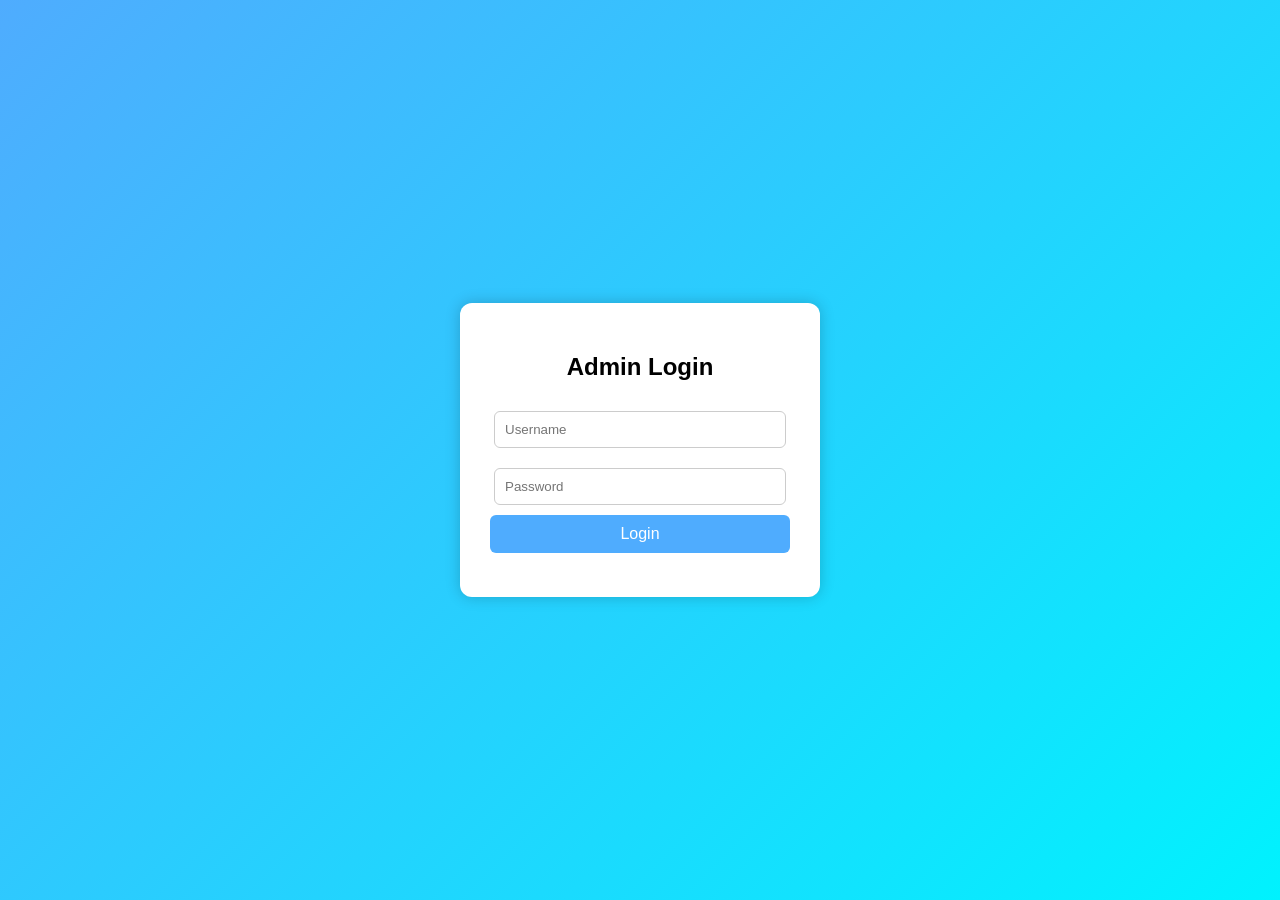
<file: login.html>
<!DOCTYPE html>
<html lang="en">
<head>
  <meta charset="UTF-8">
  <title>Admin Login</title>

  <style>
    body {
      margin: 0;
      font-family: Arial;
      background: linear-gradient(135deg, #4facfe, #00f2fe);
      height: 100vh;
      display: flex;
      justify-content: center;
      align-items: center;
    }

    .login-box {
      background: white;
      padding: 30px;
      width: 300px;
      border-radius: 12px;
      text-align: center;
      box-shadow: 0 0 15px rgba(0,0,0,0.2);
    }

    .login-box h2 {
      margin-bottom: 20px;
    }

    input {
      width: 90%;
      padding: 10px;
      margin: 10px 0;
      border: 1px solid #ccc;
      border-radius: 6px;
    }

    button {
      width: 100%;
      padding: 10px;
      background: #4facfe;
      border: none;
      color: white;
      border-radius: 6px;
      cursor: pointer;
      font-size: 16px;
    }

    button:hover {
      background: #2196f3;
    }

    #msg {
      margin-top: 10px;
      font-size: 14px;
    }
  </style>
</head>

<body>

  <div class="login-box">
    <h2>Admin Login</h2>

    <input type="text" id="username" placeholder="Username">
    <input type="password" id="password" placeholder="Password">

    <button onclick="login()">Login</button>

    <p id="msg"></p>
  </div>

  <script src="login.js"></script>

</body>
</html>
</file>
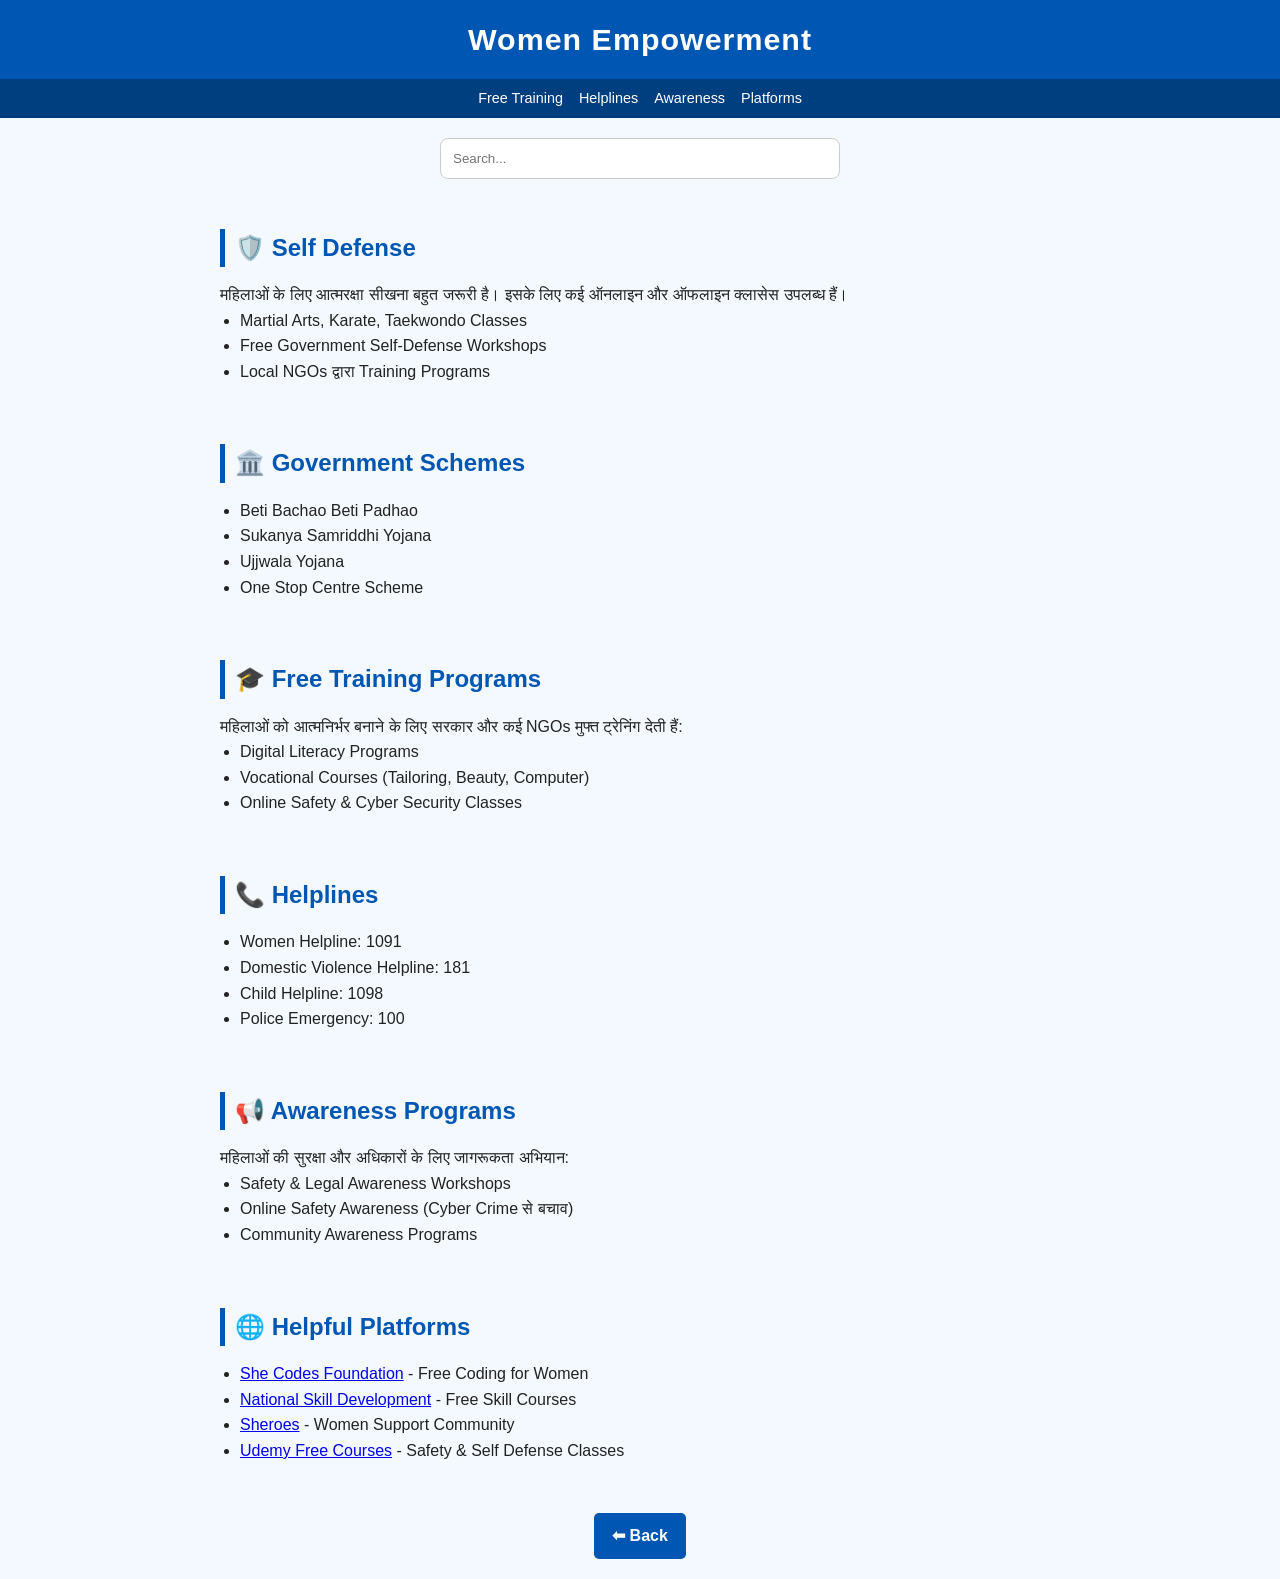
<file: women.html>
<!DOCTYPE html>
<html lang="en">
<head>
  <meta charset="UTF-8">
  <meta name="viewport" content="width=device-width, initial-scale=1.0">
  <title>Women Empowerment</title>
  <style>
    * {
      margin: 0;
      padding: 0;
      box-sizing: border-box;
    }

    body {
      font-family: 'Segoe UI', sans-serif;
      background: #f4f9ff;
      color: #222;
      line-height: 1.6;
    }

    header {
      background: #0056b3;
      color: white;
      padding: 15px;
      text-align: center;
      font-size: 1.9rem;
      font-weight: bold;
      letter-spacing: 1px;
    }

    nav {
      display: flex;
      justify-content: center;
      background: #003f7f;
      padding: 8px;
    }

    nav a {
      color: white;
      text-decoration: none;
      margin: 0 8px;
      font-size: 0.9rem;
      transition: 0.2s;
    }

    nav a:hover {
      color: #ffdd57;
    }

    section {
      padding: 30px;
      max-width: 900px;
      margin: auto;
    }

    h2 {
      color: #0056b3;
      margin-bottom: 15px;
      border-left: 5px solid #0056b3;
      padding-left: 10px;
    }

    ul {
      margin-left: 20px;
    }
.search-box{
  text-align:center;
  margin:20px;
}

.search-box input{
  width:90%;
  max-width:400px;
  padding:12px;
  border:1px solid #ccc;
  border-radius:8px;
}
    .back-btn {
      display: inline-block;
      margin: 20px auto;
      padding: 10px 18px;
      background: #0056b3;
      color: white;
      border-radius: 5px;
      text-decoration: none;
      font-weight: bold;
      transition: 0.3s;
    }

    .back-btn:hover {
      background: #003f7f;
    }

    
  </style>
</head>
<body>

  <header>
    Women Empowerment
  </header>

  <nav>
   
    <a href="#training">Free Training</a>
    <a href="#helplines">Helplines</a>
    <a href="#awareness">Awareness</a>
    <a href="#platforms">Platforms</a>
  </nav>
<div class="search-box">
  <input type="text"
       id="searchInput"
       placeholder="Search..."
       onkeyup="searchContent()">
</div>
  <section id="selfdefense">
    <h2>🛡️ Self Defense</h2>
    <p>महिलाओं के लिए आत्मरक्षा सीखना बहुत जरूरी है। इसके लिए कई ऑनलाइन और ऑफलाइन क्लासेस उपलब्ध हैं।</p>
    <ul>
      <li>Martial Arts, Karate, Taekwondo Classes</li>
      <li>Free Government Self-Defense Workshops</li>
      <li>Local NGOs द्वारा Training Programs</li>
    </ul>
  </section>
<section id="schemes">
  <h2>🏛️ Government Schemes</h2>

  <ul>
    <li>Beti Bachao Beti Padhao</li>
    <li>Sukanya Samriddhi Yojana</li>
    <li>Ujjwala Yojana</li>
    <li>One Stop Centre Scheme</li>
  </ul>

</section>
  <section id="training">
    <h2>🎓 Free Training Programs</h2>
    <p>महिलाओं को आत्मनिर्भर बनाने के लिए सरकार और कई NGOs मुफ्त ट्रेनिंग देती हैं:</p>
    <ul>
      <li>Digital Literacy Programs</li>
      <li>Vocational Courses (Tailoring, Beauty, Computer)</li>
      <li>Online Safety & Cyber Security Classes</li>
    </ul>
  </section>

  <section id="helplines">
    <h2>📞 Helplines</h2>
    <ul>
      <li>Women Helpline: 1091</li>
      <li>Domestic Violence Helpline: 181</li>
      <li>Child Helpline: 1098</li>
      <li>Police Emergency: 100</li>
    </ul>
  </section>

  <section id="awareness">
    <h2>📢 Awareness Programs</h2>
    <p>महिलाओं की सुरक्षा और अधिकारों के लिए जागरूकता अभियान:</p>
    <ul>
      <li>Safety & Legal Awareness Workshops</li>
      <li>Online Safety Awareness (Cyber Crime से बचाव)</li>
      <li>Community Awareness Programs</li>
    </ul>
  </section>

  <section id="platforms">
    <h2>🌐 Helpful Platforms</h2>
    <ul>
      <li><a href="https://www.shecodesfoundation.org" target="_blank">She Codes Foundation</a> - Free Coding for Women</li>
      <li><a href="https://www.nationalskillindia.in" target="_blank">National Skill Development</a> - Free Skill Courses</li>
      <li><a href="https://sheroes.com" target="_blank">Sheroes</a> - Women Support Community</li>
      <li><a href="https://www.udemy.com" target="_blank">Udemy Free Courses</a> - Safety & Self Defense Classes</li>
    </ul>
  </section>

  <div style="text-align:center;">
    <a href="index.html" class="back-btn">⬅ Back</a>
  </div>

  
</body>
<script src="script.js"></script>
</html>
</file>
<file: style.css>
* {
  margin: 0;
  padding: 0;
  box-sizing: border-box;
  font-family: "Segoe UI", sans-serif;
}

body {
  background-color: #F4F9FF;
  color: #333;
}

/* Navbar */
.navbar {
  background-color: #004080;
  color: white;
  display: flex;
  justify-content: space-between;
  padding: 15px 20px;
  align-items: center;
  position: sticky;
  top: 0;
  z-index: 999;
}

.logo {
  font-size: 1.5rem;
  font-weight: bold;
}

.menu-toggle {
  font-size: 1.6rem;
  cursor: pointer;
  display: none;
}

nav {
  display: flex;
  gap: 10px;
}

nav a {
  color: white;
  text-decoration: none;
  font-weight: 500;
}

nav a:hover {
  text-decoration: underline;
}

/* Hero Section */
.hero {
  background: linear-gradient(to right, #e3f2fd, #f0f9ff);
  text-align: center;
  padding: 35px 15px;
}

.hero h1{
 font-size:2.2rem;
 margin-bottom:15px;
  color: #004080;
}

.hero p {
  font-size: 1.2rem;
  margin-bottom: 50px;
  color: #555;
  margin-top: 20px;
}

.hero-buttons a {
  padding: 10px 30px;
  margin: 10px;
  border: none;
  background-color: #004080;
  color: white;
  font-size: 1.2rem;
  border-radius: 8px;
  cursor: pointer;
  transition: background 0.3s ease;
}

.hero-buttons .contact-btn {
  background-color: #004080;
}

.hero-buttons a:hover {
  opacity: 0.9;
}

/* Services Section */
.services {
  padding: 20px 20px 50px 20px;
  text-align: center;
  background-color: #EAF4FF;
}

.services h2 {
  margin-bottom: 30px;
  font-size: 2.1rem;
  color: #004080;
}

.cards {
  display: flex;
  flex-wrap: wrap;
  gap: 20px;
  justify-content: center;
}

.card {
  background: white;
  border: 1px solid #ccd6e6;
  padding: 25px;
  width: 280px;
  border-radius: 15px;
  box-shadow: 0 0 12px rgba(0, 0, 0, 0.06);
  transition: 0.3s ease;
  text-align: left;
}

.card h3 {
  font-size: 1.2rem;
  margin-bottom: 10px;
  color: #004080;
}

.card p {
  font-size: 0.95rem;
  color: #555;
  line-height: 1.4;
}

.card:hover {
  transform: translateY(-5px);
  box-shadow: 0 8px 20px rgba(0, 0, 0, 0.12);
}

/* Button Link */
.diva {
  display: inline-block;
  margin-top: 10px;
  width:100%;
  text-align: center; 
  padding: 8px 16px;
  background-color: #004080;
  color: white;
  text-decoration: none;
  border-radius: 8px;
  font-weight: bold;
  font-size: 14px;
  transition: background-color 0.3s ease, transform 0.2s ease;
}

.diva:hover {
  background-color: #002c5c;
  transform: scale(1.05);
  text-decoration: none;
}

/* Footer */
footer {
  background-color: #004080;
  color: white;
  text-align: center;
  padding: 30px 20px;
}


footer button {
  margin-top: 10px;
  padding: 8px 15px;
  border: none;
  background-color: white;
  color: #004080;
  font-weight: bold;
  border-radius: 20px;
  cursor: pointer;
}

/* Responsive */
@media (max-width: 768px) {
  nav {
    flex-direction: column;
    display: none;
    background: #004080;
    position: absolute;
    top: 60px;
    right: 0;
    width: 200px;
    padding: 20px;
  }
  
  nav a {
    margin: 10px 0;
  }
  
  .menu-toggle {
    display: block;
  }
  
  nav.active {
    display: flex;
  }
  
  .cards {
    flex-direction: column;
    align-items: center;
  }
}
#chatBtn{
position:fixed;
bottom:20px;
right:20px;
padding:12px 18px;
border:none;
border-radius:30px;
background:#007bff;
color:white;
cursor:pointer;
z-index:1000;
}

#chatBox{
position:fixed;
bottom:80px;
right:20px;
width:320px;
background:#fff;
border-radius:12px;
box-shadow:0 4px 15px rgba(0,0,0,.2);
display:none;
overflow:hidden;
z-index:1000;
}

.chat-header{
background:#007bff;
color:white;
padding:12px;
display:flex;
justify-content:space-between;
}

#messages{
height:250px;
overflow-y:auto;
padding:10px;
}

#userInput{
width:100%;
padding:10px;
box-sizing:border-box;
}

#sendBtn{
width:100%;
padding:10px;
background:#007bff;
color:white;
border:none;
cursor:pointer;
}
.search-box{
  display:flex;
  justify-content:center;
  gap:10px;
  margin:20px auto;
  padding:10px;
  flex-wrap:wrap;
}

.search-box input{
  width:320px;
  max-width:90%;
  padding:12px;
  border:1px solid #ccc;
  border-radius:8px;
  font-size:16px;
}

.search-box button{
  padding:12px 20px;
  border:none;
  background:#004080;
  color:white;
  border-radius:8px;
  cursor:pointer;
}
.stats{
  display:flex;
  justify-content:center;
  flex-wrap:wrap;
  gap:20px;
  padding:30px 15px;
  background:#ffffff;
}

.stat-box{
  width:170px;
  background:white;
  padding:20px;
  border-radius:12px;
  text-align:center;
  box-shadow:0 2px 10px rgba(0,0,0,0.08);
}

.stat-box h2{
  color:#004080;
  font-size:28px;
}

.stat-box p{
  color:#555;
}
.hidden{
  display:none;
}

#chatBtn{
  position:fixed;
  bottom:20px;
  right:20px;
  padding:12px 18px;
  border:none;
  border-radius:30px;
  cursor:pointer;
}

#chatBox {
  position: fixed;
  bottom: 80px;
  right: 20px;
  width: 320px;
  background: #fff;
  border-radius: 10px;
  overflow: hidden;
  box-shadow: 0 0 15px rgba(0, 0, 0, .3);
  z-index: 1000;
  display: none;
}

#messages{
  height:250px;
  overflow-y:auto;
  padding:10px;
}

.user{
  text-align:right;
  margin:8px;
}

.bot{
  text-align:left;
  margin:8px;
}

#userInput{
  width:100%;
  padding:10px;
  box-sizing:border-box;
}

#sendBtn{
  width:100%;
  padding:10px;
}
.hidden{
  display:none;
}
</file>
